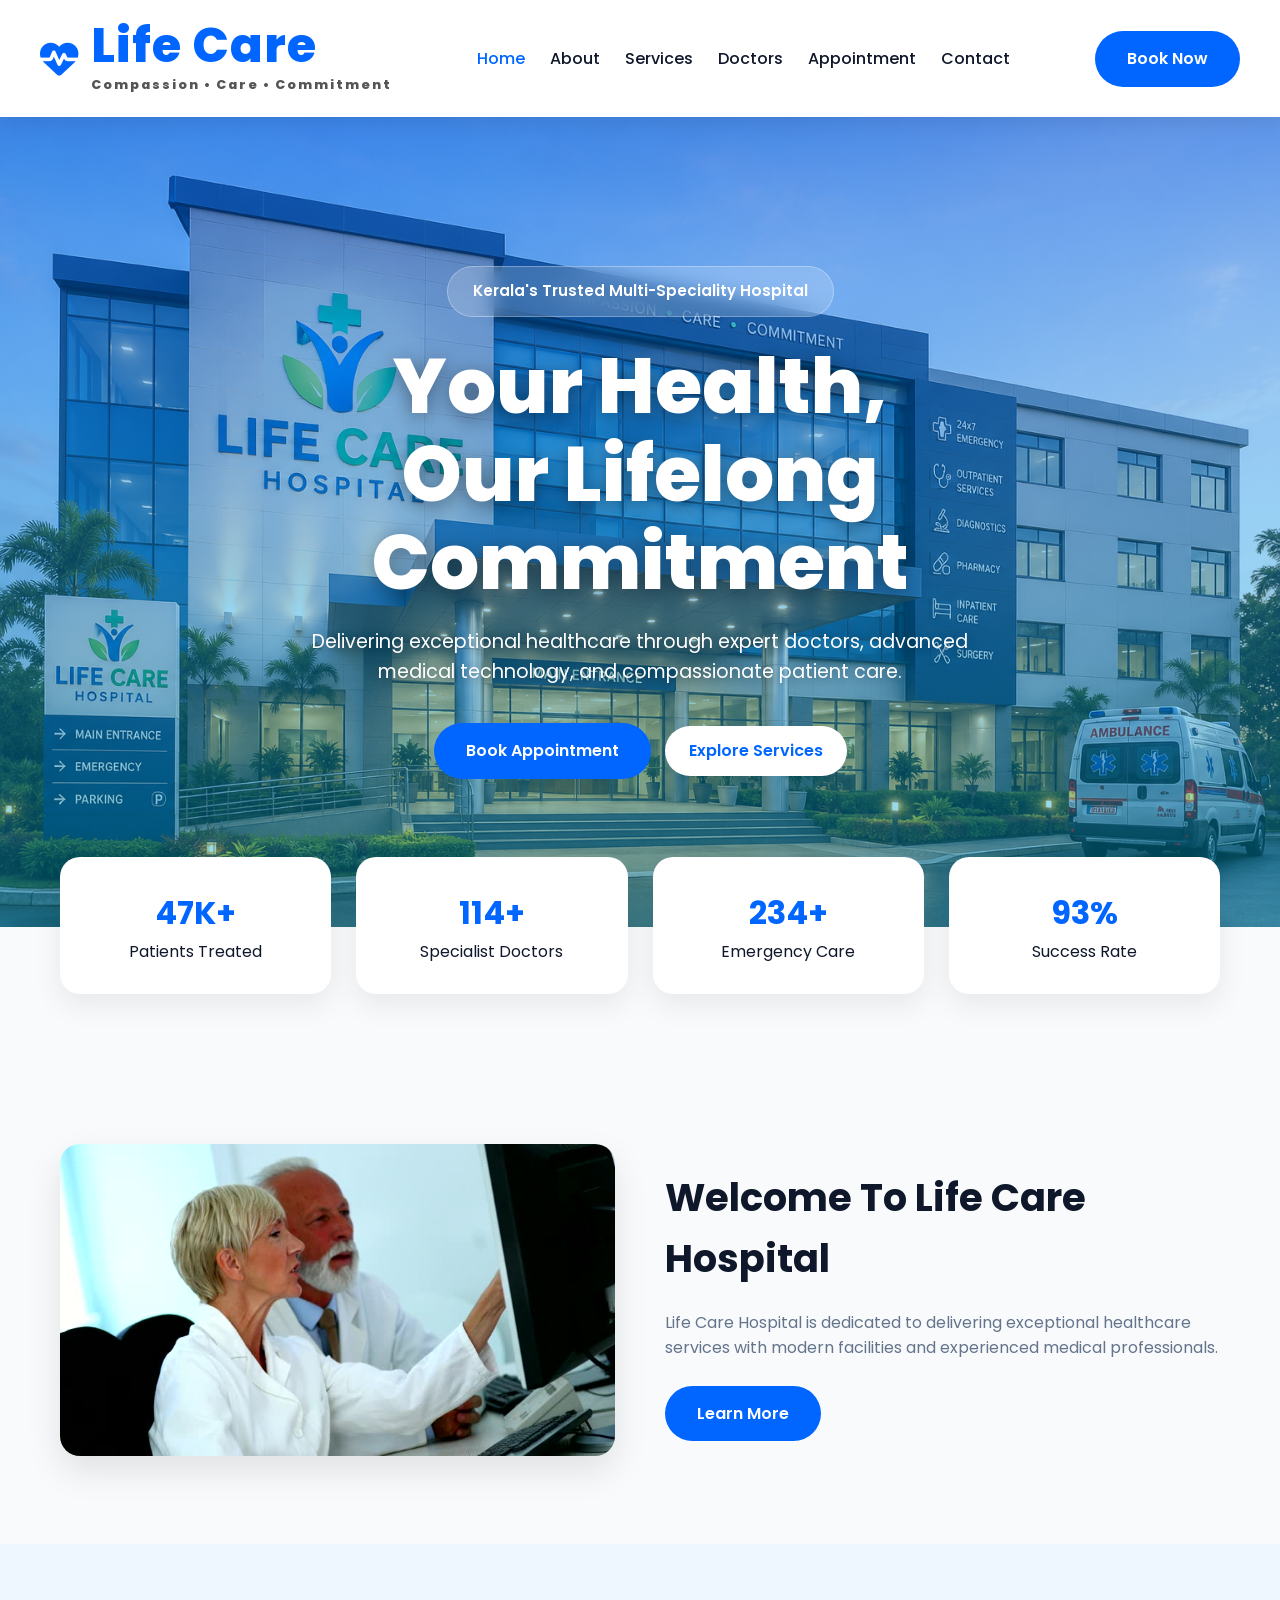
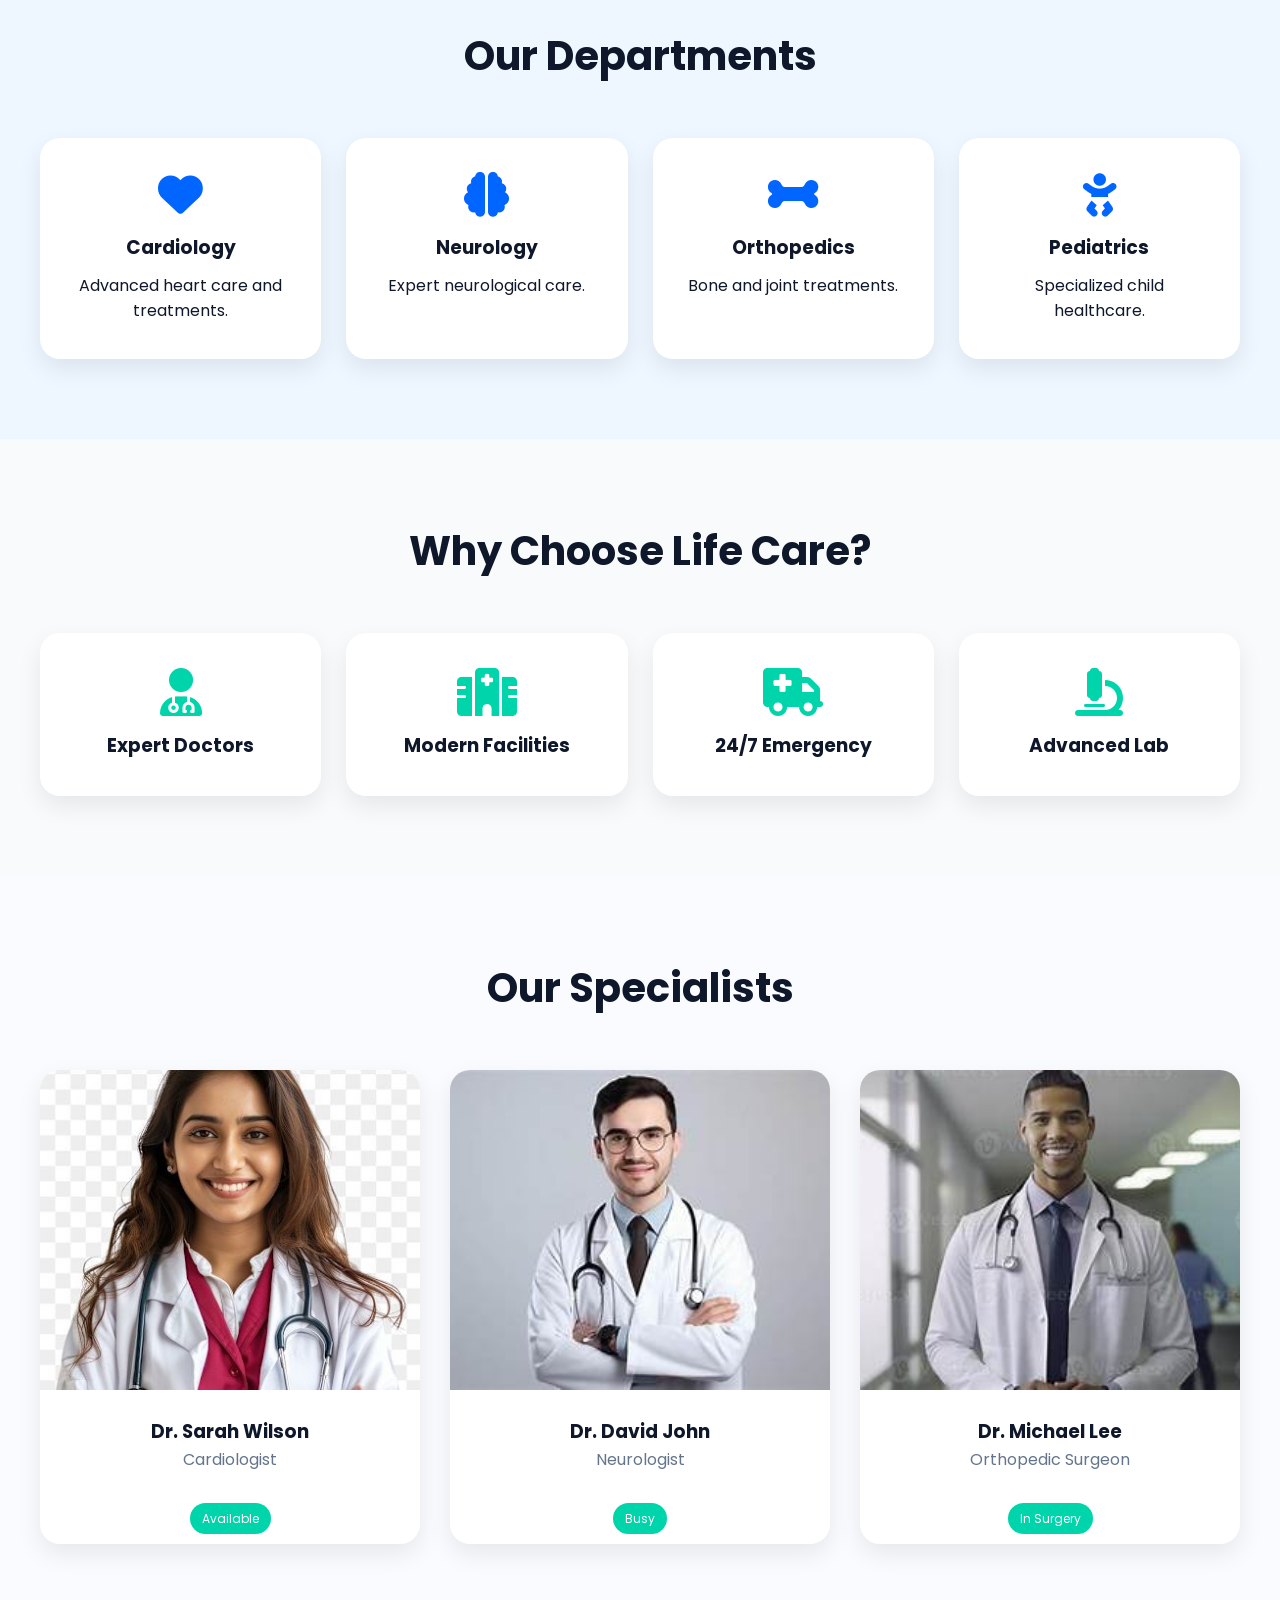
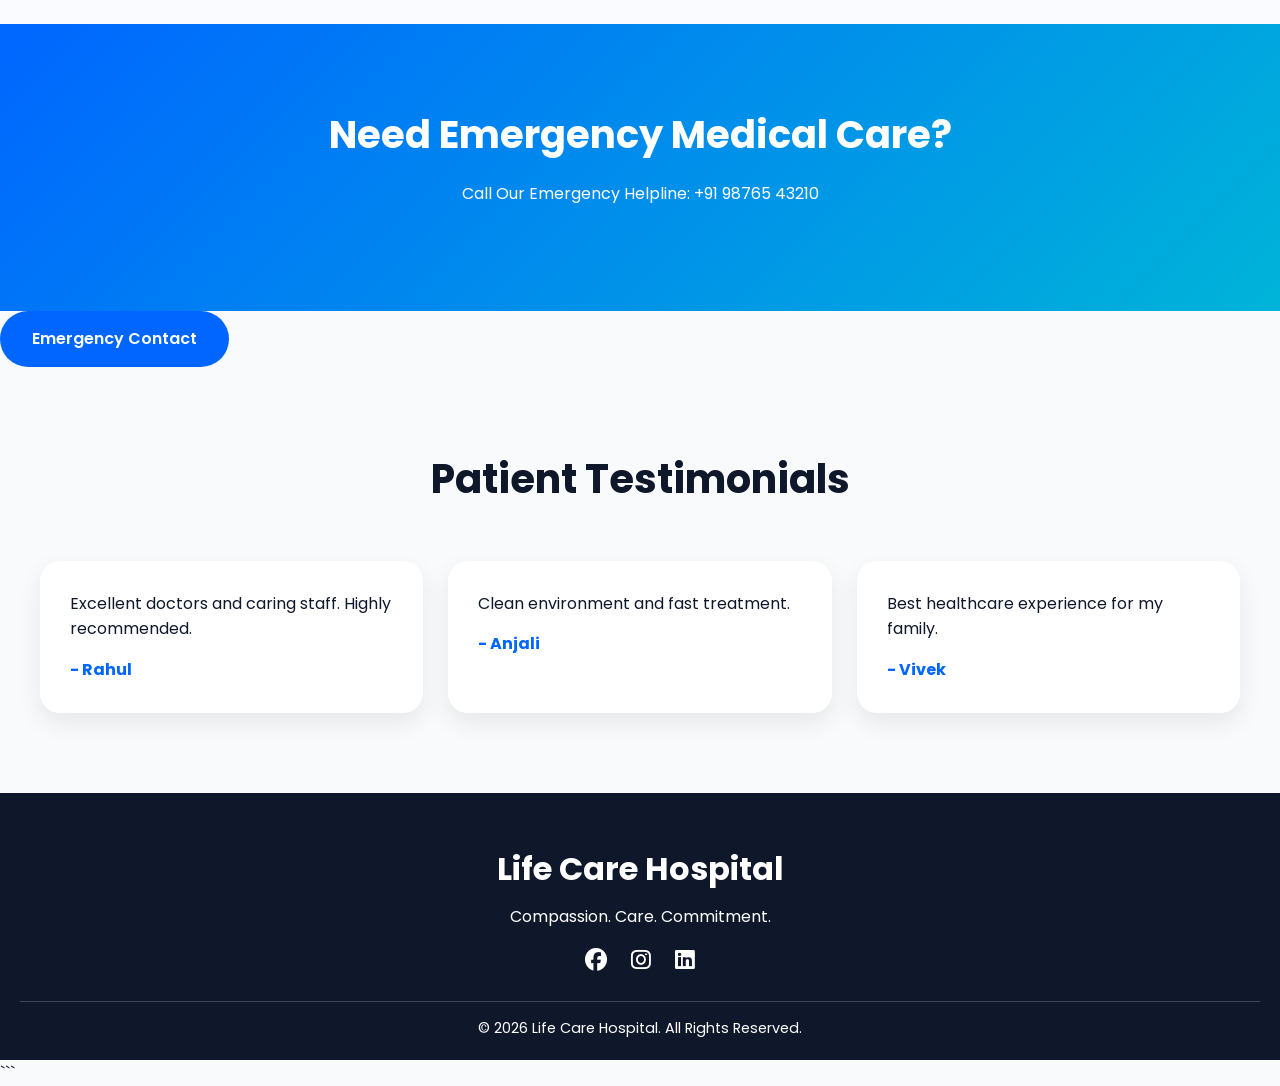
<file: index.html>
<!DOCTYPE html>
<html lang="en">
<head>
    <meta charset="UTF-8">
    <meta name="viewport" content="width=device-width, initial-scale=1.0">
    <title>Life Care Hospital</title>
    <link rel="stylesheet" href="style.css">
    <link rel="stylesheet"
    href="https://cdnjs.cloudflare.com/ajax/libs/font-awesome/6.5.1/css/all.min.css">
</head>
<body>

    <!-- Header -->
    <header>
        <nav class="navbar">
            <div class="logo">
    <i class="fa-solid fa-heart-pulse"></i>

    <div class="logo-text">
        <h2>Life Care</h2>
        <small>Compassion • Care • Commitment</small>
    </div>
    </div>


            <ul class="nav-links">
                <li><a href="index.html" class="active">Home</a></li>
                <li><a href="about.html">About</a></li>
                <li><a href="services.html">Services</a></li>
                <li><a href="doctors.html">Doctors</a></li>
                <li><a href="appointment.html">Appointment</a></li>
                <li><a href="contact.html">Contact</a></li>
            </ul>

            <a href="appointment.html" class="btn">Book Now</a>
        </nav>
    </header>

    <!-- Hero Section -->
    <section class="hero">
        <div class="hero-content">

    <div class="hero-badge">
        Kerala's Trusted Multi-Speciality Hospital
    </div>

    <h1>
        Your Health,<br>
        Our Lifelong Commitment
    </h1>

    <p>
        Delivering exceptional healthcare through expert doctors,
        advanced medical technology, and compassionate patient care.
    </p>

    <div class="hero-buttons">
        <a href="appointment.html" class="btn">Book Appointment</a>
        <a href="services.html" class="btn-secondary">Explore Services</a>
    </div>

</div>
    </section>

    <!-- Stats -->
    <section class="stats">
        <div class="stat-card">
            <h2>50K+</h2>
            <p>Patients Treated</p>
        </div>

        <div class="stat-card">
            <h2>120+</h2>
            <p>Specialist Doctors</p>
        </div>

        <div class="stat-card">
            <h2>24/7</h2>
            <p>Emergency Care</p>
        </div>

        <div class="stat-card">
            <h2>98%</h2>
            <p>Success Rate</p>
        </div>
    </section>

    <!-- About Preview -->
    <section class="about-preview">
        <div class="about-image">
            <img src="images/hospital.jpg.jpg" alt="Hospital">
        </div>

        <div class="about-content">
            <h2>Welcome To Life Care Hospital</h2>

            <p>
                Life Care Hospital is dedicated to delivering
                exceptional healthcare services with modern
                facilities and experienced medical professionals.
            </p>

            <a href="about.html" class="btn">Learn More</a>
        </div>
    </section>

    <!-- Services -->
    <section class="services">
        <h2 class="section-title">Our Departments</h2>

        <div class="service-grid">

            <div class="service-card">
                <i class="fa-solid fa-heart"></i>
                <h3>Cardiology</h3>
                <p>Advanced heart care and treatments.</p>
            </div>

            <div class="service-card">
                <i class="fa-solid fa-brain"></i>
                <h3>Neurology</h3>
                <p>Expert neurological care.</p>
            </div>

            <div class="service-card">
                <i class="fa-solid fa-bone"></i>
                <h3>Orthopedics</h3>
                <p>Bone and joint treatments.</p>
            </div>

            <div class="service-card">
                <i class="fa-solid fa-baby"></i>
                <h3>Pediatrics</h3>
                <p>Specialized child healthcare.</p>
            </div>

        </div>
    </section>

    <!-- Why Choose Us -->
    <section class="why-us">
        <h2 class="section-title">Why Choose Life Care?</h2>

        <div class="why-grid">

            <div class="why-card">
                <i class="fa-solid fa-user-doctor"></i>
                <h3>Expert Doctors</h3>
            </div>

            <div class="why-card">
                <i class="fa-solid fa-hospital"></i>
                <h3>Modern Facilities</h3>
            </div>

            <div class="why-card">
                <i class="fa-solid fa-ambulance"></i>
                <h3>24/7 Emergency</h3>
            </div>

            <div class="why-card">
                <i class="fa-solid fa-microscope"></i>
                <h3>Advanced Lab</h3>
            </div>

        </div>
    </section>

    <!-- Doctors -->
    <section class="doctors">
        <h2 class="section-title">Our Specialists</h2>

        <div class="doctor-grid">

            <div class="doctor-card">
                <img src="images/doctor1.jpg" alt="">
                <h3>Dr. Sarah Wilson</h3>
                <p>Cardiologist</p>
            </div>

            <div class="doctor-card">
                <img src="images/doctor2.jpg.jpg" alt="">
                <h3>Dr. David John</h3>
                <p>Neurologist</p>
            </div>

            <div class="doctor-card">
                <img src="images/doctor3 .jpg.jpg" alt="">
                <h3>Dr. Michael Lee</h3>
                <p>Orthopedic Surgeon</p>
            </div>

        </div>
    </section>

    <!-- Emergency Banner -->
    <section class="emergency">
        <h2>Need Emergency Medical Care?</h2>
        <p>Call Our Emergency Helpline: +91 98765 43210</p>
    </section><a href="tel:+919876543210" class="btn">
        Emergency Contact
    </a>

    <!-- Testimonials -->
    <section class="testimonials">
        <h2 class="section-title">Patient Testimonials</h2>

        <div class="testimonial-grid">

            <div class="testimonial-card">
                <p>
                    Excellent doctors and caring staff.
                    Highly recommended.
                </p>
                <h4>- Rahul</h4>
            </div>

            <div class="testimonial-card">
                <p>
                    Clean environment and fast treatment.
                </p>
                <h4>- Anjali</h4>
            </div>

            <div class="testimonial-card">
                <p>
                    Best healthcare experience for my family.
                </p>
                <h4>- Vivek</h4>
            </div>

        </div>
    </section>

    <!-- Footer -->
    <footer>
        <div class="footer-content">
            <h3>Life Care Hospital</h3>
            <p>Compassion. Care. Commitment.</p>

            <div class="socials">
                <i class="fab fa-facebook"></i>
                <i class="fab fa-instagram"></i>
                <i class="fab fa-linkedin"></i>
            </div>
        </div>

        <p class="copyright">
            © 2026 Life Care Hospital. All Rights Reserved.
        </p>
    </footer>
    <script src="script.js"></script>

</body>
</html>
```
</file>
<file: style.css>
/* Google Font */
@import url('https://fonts.googleapis.com/css2?family=Poppins:wght@300;400;500;600;700;800&display=swap');

*{
    margin:0;
    padding:0;
    box-sizing:border-box;
    font-family:'Poppins',sans-serif;
    scroll-behavior:smooth;
}

:root{
    --primary:#0066ff;
    --secondary:#00b4d8;
    --accent:#00d4aa;
    --dark:#0f172a;
    --light:#f8fafc;
    --white:#ffffff;
    --gray:#64748b;
}

body{
    background:var(--light);
    color:var(--dark);
    line-height:1.6;
}

/* ================= NAVBAR ================= */

header{
    position:sticky;
    top:0;
    z-index:1000;
    background:#ffffff;
    box-shadow:0 5px 20px rgba(0,0,0,0.08);
}
.navbar{
    max-width:1300px;
    margin:auto;
    display:flex;
    justify-content:space-between;
    align-items:center;
    padding:22px 40px;
}

.logo{
    display:flex;
    align-items:center;
    gap:12px;
    font-size:2.2rem;
    font-weight:800;
    color:#0066ff;
    letter-spacing:1px;
}

.logo i{
    font-size:2.4rem;
    color:#0066ff;
}
.logo-text h2{
    margin:0;
    font-size:3rem;
    font-weight:800;
    color:#0066ff;
    line-height:1;
}

.logo-text small{
    display:block;
    margin-top:5px;
    color:#555;
    font-size:0.8rem;
    letter-spacing:2px;
}

.nav-links{
    display:flex;
    list-style:none;
    gap:25px;
}

.nav-links a{
    text-decoration:none;
    color:var(--dark);
    font-weight:500;
    transition:.3s;
}

.nav-links a:hover,
.nav-links .active{
    color:var(--primary);
}

.btn{
    display:inline-block;
    background:#0066ff;
    color:white;

    padding:15px 32px;

    border-radius:40px;

    text-decoration:none;

    font-weight:600;

    transition:.4s;
}
.btn:hover{
    transform:translateY(-5px);
    box-shadow:0 12px 25px rgba(0,102,255,.3);
}

.btn-secondary{
    display:inline-block;
    background:white;
    color:var(--primary);
    padding:12px 24px;
    border-radius:30px;
    text-decoration:none;
    margin-left:10px;
    font-weight:600;
}

.btn-secondary:hover{
    background:#eef4ff;
}

/* ================= HERO ================= */

.hero{
    min-height:90vh;

    background:
    linear-gradient(
    rgba(0,102,255,0.40),
    rgba(0,180,216,0.40)),
    url("images/hero.jpg.png");

    background-size:cover;
    background-position:center;
    background-repeat:no-repeat;

    display:flex;
    justify-content:center;
    align-items:center;
    text-align:center;

    color:white;
    padding:20px;
}

.hero-content{
    max-width:800px;
}
.hero-badge{
    display:inline-block;

    padding:12px 25px;

    background:rgba(255,255,255,0.18);

    backdrop-filter:blur(10px);

    border:1px solid rgba(255,255,255,0.3);

    border-radius:50px;

    margin-bottom:25px;

    font-size:0.95rem;
    font-weight:600;
}

.hero h1{
    font-size:4.8rem;
    font-weight:800;
    line-height:1.15;
    margin-bottom:20px;

    text-shadow:
    0px 4px 20px rgba(0,0,0,0.4);
}

.hero p{
    max-width:700px;
    margin:0 auto 35px;

    font-size:1.2rem;

    text-shadow:
    0px 2px 10px rgba(0,0,0,0.3);
}

/* ================= STATS ================= */

.stats{
    max-width:1200px;
    margin:-70px auto 70px;
    display:grid;
    grid-template-columns:repeat(4,1fr);
    gap:25px;
    padding:0 20px;
}

.stat-card{
    background:white;
    border-radius:20px;
    text-align:center;
    padding:30px;
    box-shadow:0 10px 30px rgba(0,0,0,0.08);
    transition:.4s;
}

.stat-card:hover{
    transform:translateY(-10px);
}

.stat-card h2{
    color:var(--primary);
    font-size:2rem;
}

/* ================= ABOUT ================= */

.about-preview{
    max-width:1200px;
    margin:auto;
    padding:80px 20px;
    display:grid;
    grid-template-columns:1fr 1fr;
    gap:50px;
    align-items:center;
}

.about-image img{
    width:100%;
    border-radius:20px;
    box-shadow:0 15px 35px rgba(0,0,0,.1);
}

.about-content h2{
    font-size:2.4rem;
    margin-bottom:20px;
    color:var(--dark);
}

.about-content p{
    color:var(--gray);
    margin-bottom:25px;
}

/* ================= TITLE ================= */

.section-title{
    text-align:center;
    font-size:2.5rem;
    margin-bottom:50px;
    color:var(--dark);
}

/* ================= SERVICES ================= */

.services{
    padding:80px 20px;
    background:#eef6ff;
}

.service-grid{
    max-width:1200px;
    margin:auto;
    display:grid;
    grid-template-columns:repeat(4,1fr);
    gap:25px;
}

.service-card{
    background:white;
    border-radius:20px;
    padding:35px;
    text-align:center;
    transition:.4s;
    box-shadow:0 10px 25px rgba(0,0,0,.08);
}

.service-card:hover{
    transform:translateY(-12px);
}

.service-card i{
    font-size:2.8rem;
    color:var(--primary);
    margin-bottom:15px;
}

.service-card h3{
    margin-bottom:10px;
}

/* ================= WHY US ================= */

.why-us{
    padding:80px 20px;
}

.why-grid{
    max-width:1200px;
    margin:auto;
    display:grid;
    grid-template-columns:repeat(4,1fr);
    gap:25px;
}

.why-card{
    background:white;
    text-align:center;
    padding:35px;
    border-radius:20px;
    box-shadow:0 10px 25px rgba(0,0,0,.08);
}

.why-card i{
    font-size:3rem;
    color:var(--accent);
    margin-bottom:15px;
}

/* ================= DOCTORS ================= */

.doctors{
    padding:80px 20px;
    background:#f9fbff;
}

.doctor-grid{
    max-width:1200px;
    margin:auto;
    display:grid;
    grid-template-columns:repeat(3,1fr);
    gap:30px;
}

.doctor-card{
    background:white;
    border-radius:20px;
    overflow:hidden;
    text-align:center;
    box-shadow:0 10px 25px rgba(0,0,0,.08);
    transition:.4s;
}

.doctor-card:hover{
    transform:translateY(-10px);
}

.doctor-card img{
    width:100%;
    height:320px;
    object-fit:cover;
}

.doctor-card h3{
    margin-top:20px;
}

.doctor-card p{
    padding-bottom:20px;
    color:var(--gray);
}

/* ================= EMERGENCY ================= */

.emergency{
    padding:80px 20px;
    text-align:center;
    background:linear-gradient(135deg,#0066ff,#00b4d8);
    color:white;
}

.emergency h2{
    font-size:2.4rem;
    margin-bottom:15px;
}

.emergency p{
    margin-bottom:25px;
}

/* ================= TESTIMONIALS ================= */

.testimonials{
    padding:80px 20px;
}

.testimonial-grid{
    max-width:1200px;
    margin:auto;
    display:grid;
    grid-template-columns:repeat(3,1fr);
    gap:25px;
}

.testimonial-card{
    background:white;
    padding:30px;
    border-radius:20px;
    box-shadow:0 10px 25px rgba(0,0,0,.08);
}

.testimonial-card h4{
    margin-top:15px;
    color:var(--primary);
}

/* ================= FOOTER ================= */

footer{
    background:var(--dark);
    color:white;
    text-align:center;
    padding:50px 20px 20px;
}

.footer-content h3{
    font-size:2rem;
    margin-bottom:10px;
}

.socials{
    margin-top:20px;
}

.socials i{
    margin:0 10px;
    font-size:1.4rem;
    cursor:pointer;
    transition:.3s;
}

.socials i:hover{
    color:var(--secondary);
}

.copyright{
    margin-top:25px;
    border-top:1px solid rgba(255,255,255,.2);
    padding-top:15px;
    font-size:.9rem;
}

/* ================= RESPONSIVE ================= */

@media(max-width:992px){

    .stats,
    .service-grid,
    .why-grid{
        grid-template-columns:repeat(2,1fr);
    }

    .about-preview{
        grid-template-columns:1fr;
    }

    .doctor-grid,
    .testimonial-grid{
        grid-template-columns:1fr;
    }

    .hero h1{
        font-size:2.8rem;
    }
}

@media(max-width:768px){

    .navbar{
        flex-direction:column;
        gap:15px;
    }

    .nav-links{
        flex-wrap:wrap;
        justify-content:center;
    }

    .stats,
    .service-grid,
    .why-grid{
        grid-template-columns:1fr;
    }

    .hero h1{
        font-size:2.2rem;
    }

    .section-title{
        font-size:2rem;
    }

    .about-content h2{
        font-size:2rem;
    }
}
```
.show{
    animation:fadeUp .8s ease forwards;
}

@keyframes fadeUp{
    from{
        opacity:0;
        transform:translateY(40px);
    }
    to{
        opacity:1;
        transform:translateY(0);
    }
}

#topBtn{
    position:fixed;
    bottom:20px;
    right:20px;
    width:50px;
    height:50px;
    border:none;
    border-radius:50%;
    background:#0066ff;
    color:white;
    cursor:pointer;
    display:none;
    z-index:999;
}

#darkModeBtn{
    position:fixed;
    bottom:80px;
    right:20px;
    width:50px;
    height:50px;
    border:none;
    border-radius:50%;
    background:#111;
    color:white;
    cursor:pointer;
    z-index:999;
}

.dark-mode{
    background:#111;
    color:white;
}

.doctor-status{
    display:inline-block;
    margin:10px;
    padding:6px 12px;
    border-radius:20px;
    background:#00d4aa;
    color:white;
    font-size:12px;
}

#chatIcon{
    position:fixed;
    bottom:140px;
    right:20px;
    width:55px;
    height:55px;
    background:#0066ff;
    color:white;
    border-radius:50%;
    display:flex;
    align-items:center;
    justify-content:center;
    cursor:pointer;
    font-size:24px;
    z-index:999;
}

#chatBox{
    position:fixed;
    bottom:210px;
    right:20px;
    width:260px;
    background:white;
    padding:15px;
    border-radius:15px;
    box-shadow:0 0 15px rgba(0,0,0,.2);
    z-index:999;
}

#chatBox button{
    width:100%;
    margin-top:10px;
    padding:8px;
    cursor:pointer;
}
.page-hero{
    height:50vh;
    background:
    linear-gradient(
    rgba(0,102,255,.6),
    rgba(0,180,216,.6)),
    url("images/hero.jpg");

    background-size:cover;
    background-position:center;

    display:flex;
    justify-content:center;
    align-items:center;

    text-align:center;
    color:white;
}

.page-content{
    max-width:800px;
    padding:20px;
}

.page-content h1{
    font-size:3rem;
    margin-bottom:15px;
}

.page-content p{
    font-size:1.1rem;
}
.availability{
    display:inline-block;
    padding:8px 15px;
    border-radius:20px;
    font-size:14px;
    font-weight:600;
}

.available{
    background:#22c55e;
    color:white;
}

.busy{
    background:#ef4444;
    color:white;
}
/* APPOINTMENT PAGE */

.appointment-section{
    padding:80px 20px;
    background:#f8fafc;
}

.appointment-container{
    max-width:800px;
    margin:auto;
    background:white;
    padding:40px;
    border-radius:20px;
    box-shadow:0 10px 25px rgba(0,0,0,.08);
}

.appointment-container h2{
    text-align:center;
    margin-bottom:30px;
    color:#0066ff;
}

.form-group{
    margin-bottom:20px;
}

.form-group label{
    display:block;
    margin-bottom:8px;
    font-weight:600;
}

.form-group input,
.form-group select,
.form-group textarea{
    width:100%;
    padding:14px;
    border:1px solid #ddd;
    border-radius:10px;
    font-size:16px;
}

.form-group input:focus,
.form-group select:focus,
.form-group textarea:focus{
    outline:none;
    border-color:#0066ff;
}
/* CONTACT PAGE */

.contact-section{
    padding:80px 20px;
}

.contact-container{
    max-width:1200px;
    margin:auto;
    display:grid;
    grid-template-columns:1fr 1fr;
    gap:40px;
}

.contact-info,
.contact-form{
    background:white;
    padding:40px;
    border-radius:20px;
    box-shadow:0 10px 25px rgba(0,0,0,.08);
}

.contact-info h2,
.contact-form h2{
    color:#0066ff;
    margin-bottom:20px;
}

.contact-item{
    margin-top:20px;
    display:flex;
    align-items:center;
    gap:15px;
}

.contact-item i{
    color:#0066ff;
    font-size:20px;
}

.map-section{
    padding:80px 20px;
}

.map-container{
    max-width:1200px;
    margin:auto;
    overflow:hidden;
    border-radius:20px;
    box-shadow:0 10px 25px rgba(0,0,0,.08);
}

/* RESPONSIVE */

@media(max-width:768px){

.contact-container{
    grid-template-columns:1fr;
}

}
.appointment-result{

display:none;

margin-top:30px;

padding:25px;

background:#f8fbff;

border-left:5px solid #0066ff;

border-radius:15px;

box-shadow:0 5px 15px rgba(0,0,0,0.08);

}
/* ==================================
   SYMPTOM CHECKER
================================== */

.symptom-checker{
    max-width:800px;
    margin:50px auto;
    background:#ffffff;
    padding:35px;
    border-radius:20px;
    box-shadow:0 10px 25px rgba(0,0,0,.08);
}

.symptom-checker h2{
    text-align:center;
    color:#0066ff;
    margin-bottom:15px;
}

.symptom-checker p{
    text-align:center;
    margin-bottom:20px;
    color:#64748b;
}

#symptomResult{
    margin-top:20px;
    padding:15px;
    background:#eef6ff;
    border-left:5px solid #0066ff;
    border-radius:10px;
    font-weight:600;
    color:#0f172a;
}

/* ==================================
   APPOINTMENT STATUS
================================== */

.appointment-result{
    display:none;
    margin-top:30px;
    padding:25px;
    background:#f8fbff;
    border-left:5px solid #0066ff;
    border-radius:15px;
    box-shadow:0 5px 15px rgba(0,0,0,0.08);
}

.appointment-result h3{
    color:#0066ff;
    margin-bottom:15px;
}

.status{
    color:green;
    font-weight:bold;
    margin-top:15px;
}

.appointment-result h3{

margin-bottom:15px;

color:#0066ff;

}

.status{

color:green;

font-weight:bold;

margin-top:15px;

}
/* PATIENT PORTAL */

.patient-portal{
    margin-top:40px;
    padding:30px;
    background:#ffffff;
    border-radius:15px;
    box-shadow:0 5px 15px rgba(0,0,0,0.08);
}

.patient-portal h2{
    color:#0066ff;
    margin-bottom:15px;
    text-align:center;
}

.patient-portal p{
    text-align:center;
    margin-bottom:20px;
}

#patientResult{
    margin-top:20px;
}
/* HEALTH PACKAGE CARDS */

.package-card{
    background:#fff;
    padding:20px;
    border-radius:15px;
    text-align:center;
    box-shadow:0 5px 15px rgba(0,0,0,0.1);
    transition:0.3s;
}

.package-card img{
    width:100%;
    height:250px;
    object-fit:cover;
    border-radius:10px;
    margin-bottom:15px;
}

.package-card h3{
    margin:15px 0 10px;
    color:#222;
}

.package-card p{
    color:#666;
    line-height:1.6;
}

.package-card:hover{
    transform:translateY(-5px);
    box-shadow:0 8px 20px rgba(0,0,0,0.15);
}
</file>
